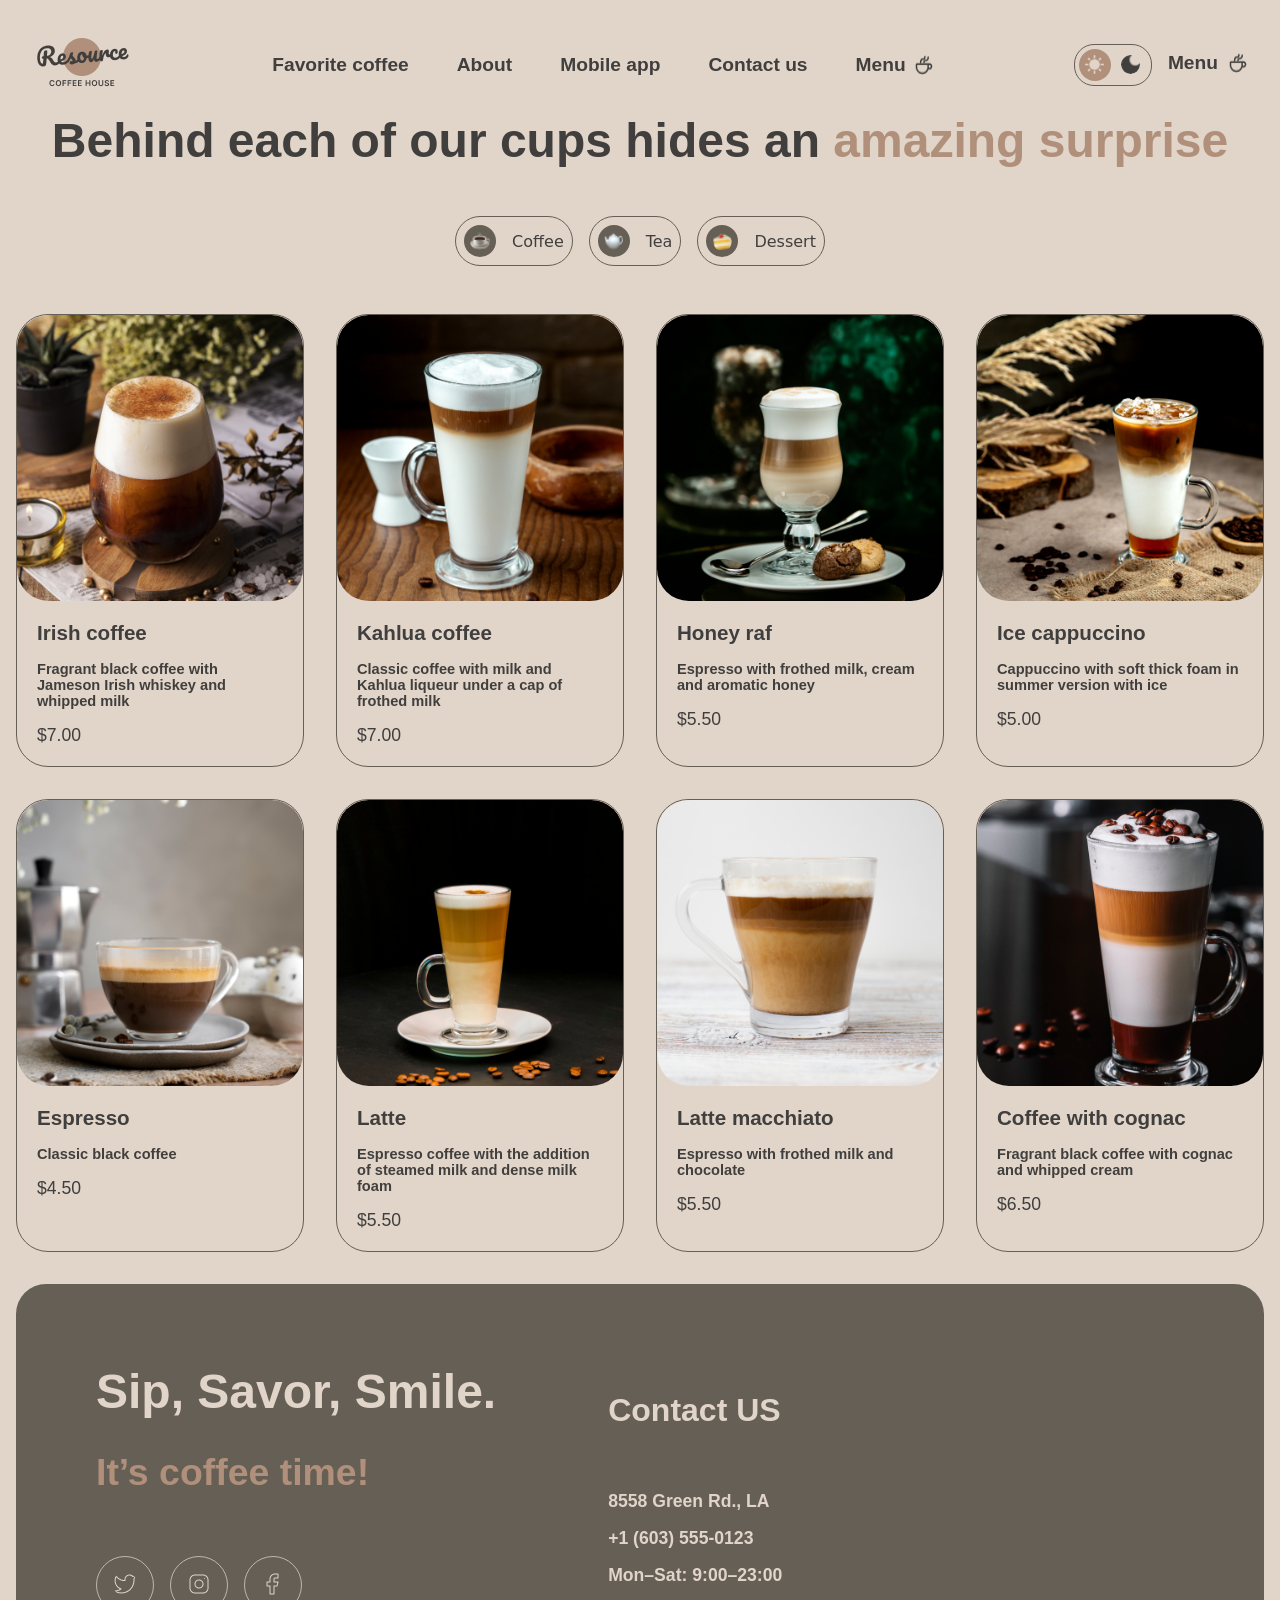
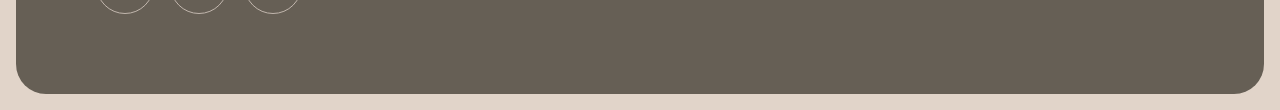
<file: catalog.html>
<!DOCTYPE html>
<html lang="en">

<head>
    <meta charset="UTF-8">
    <meta name="viewport" content="width=device-width, initial-scale=1.0">
    <link rel="icon" type="image/png" href="images/favicon.png">
    <link rel="stylesheet" href="style.css">
    <script src="script.js" defer></script>
    <title>Menu</title>
</head>

<body>
    <div class="container">
        <div id="page-content">
            <div id="header-placeholder"></div>
            <main id="main-catalog">
                <h1>Behind each of our cups hides an <span class="catalog-span">amazing surprise</span></h1>
                <nav>
                    <ul id="category-menu" class="ul-catalog">
                        <li>
                            <button class="btn-category category" id="coffee"">
                            <span class=" circle super-light">
                                <img src="images/tabs/coffee.png" alt="coffee">
                                </span>
                                Coffee
                            </button>
                        </li>
                        <li>
                            <button class="btn-category category" id="tea"">
                            <span class=" circle super-light">
                                <img src="images/tabs/tea.png" alt="tea">
                                </span>
                                Tea
                            </button>
                        </li>
                        <li>
                            <button class="btn-category category" id="dessert"">
                            <span class=" circle super-light">
                                <img src="images/tabs/dessert.png" alt="dessert">
                                </span>
                                Dessert
                            </button>
                        </li>
                    </ul>
                </nav>
                <section id="card-container" class="card-container"></section>
            </main>
            <div id="footer-placeholder"></div>
        </div>
        <dialog id="modal" class="modal">
    </div>
</body>

</html>
</file>
<file: style.css>
:root {
    color-scheme: light;

    --text-primary: rgba(64, 63, 61, 1);
    --text-inverse: rgba(225, 212, 201, 1);
    --text-accent: rgba(176, 144, 122, 1);

    --bg-page: rgba(225, 212, 201, 1);
    --bg-container: rgba(102, 95, 85, 1);
    --bg-overlay: rgba(64, 63, 61, 0.8);

    --border-primary: rgba(193, 182, 173, 1);
    --border-inverse: rgba(102, 95, 85, 1);

    --img-burger: url('images/menu/menu-lines-dark.png');
    --img-close: url('images/menu/menu-cross-dark.png');

    transition: background-color 0.3s, color 0.3s;
}

.dark-mode {
    color-scheme: dark;

    --text-primary: rgba(225, 212, 201, 1);
    --text-inverse: rgba(225, 212, 201, 1);
    --text-accent: rgba(176, 144, 122, 1);

    --bg-page: rgba(41, 40, 38, 1);
    --bg-container: rgba(64, 63, 61, 1);
    --bg-overlay: rgba(41, 40, 38, 0.8);

    --border-primary: rgba(102, 95, 85, 1);
    --border-inverse: rgba(193, 182, 173, 1);

    --img-burger: url('images/menu/menu-lines-light.png');
    --img-close: url('images/menu/menu-cross-light.png');
}

* {
    margin: 0;
    padding: 0;
    box-sizing: border-box;
}

html {
    box-sizing: border-box;
    font-size: 100%;
    padding: 1rem;
}

body {
    overflow-x: hidden;
    background-color: var(--bg-page);
    color: var(--text-primary);

    font-family: Arial, Helvetica, sans-serif;
    font-size: 1.1rem;

    display: grid;
    grid-template-columns: 1fr;
    gap: 25px;
}

body.lock,
body.modal-open {
    overflow: hidden;
}

body.lock {
    touch-action: none;
}

a {
    color: var(--text-primary);
    text-decoration: none;
}

a:hover {
    text-decoration: underline;
}

img {
    padding: 0;
    border-radius: 2rem;
}

.container {
    max-width: 1440px;
    min-width: 330px;
    width: 100%;
    margin: 0 auto;
}

.flex-row {
    display: flex;
    flex-wrap: wrap;
    gap: 1rem;
}

main {
    width: 100%;
    margin: 0 auto;
    color: var(--text-primary);

    display: flex;
    flex-direction: column;
    gap: 3rem;
}

header {
    grid-row: 2;

    position: relative;
    z-index: 10000;

    display: flex;
    justify-content: space-between;
    align-items: center;

    padding: 1rem;
    gap: clamp(10px, 2vw, 30px);
}

header a {
    color: var(--text-primary);
}

.nav-header {
    display: flex;
    align-items: center;
    gap: 1rem;
}

.control-header {
    display: flex;
    justify-content: space-between;
    align-items: center;
    gap: 1rem;
}

.ul-header,
.ul-catalog {
    width: 100%;

    list-style-type: none;

    display: flex;
    justify-content: center;
    gap: 1rem;

    font-size: 1.2rem;
    font-weight: bold;
}

.ul-header {
    color: var(--text-primary);
}

.ul-header a {
    display: flex;
    justify-content: center;
    flex-wrap: wrap;

    font-size: clamp(0.875rem, 1.5vw, 1.2rem);
    padding: 0.5rem 1rem;
}

.link-menu {
    display: flex;
    gap: 10px;

    color: var(--text-primary);
    font-weight: bold;
    font-size: 1.2rem;

    border-bottom: 3px solid transparent;

    transition: border-color 0.3s ease;
}

.link-menu:hover {
    text-decoration: none;
    border-bottom-color: var(--border-inverse);
}

.link-menu img {
    display: block;
}

.site-logo {
    content: url('images/logos/logo-light.png');
}

body.dark-mode .site-logo {
    content: url('images/logos/logo-dark.png');
}

.btn-burger {
    display: none;

    width: 1rem;
    height: 1rem;

    border-radius: 50%;
    border: 1px solid var(--border-inverse);

    cursor: pointer;
    z-index: 10001;

    background-color: var(--bg-page);

    justify-content: center;
    align-items: center;

    padding: 1.2rem;
}

.img {
    content: var(--img-burger);
}

.btn-burger.open .img {
    content: var(--img-close);
}

.burger-menu {
    display: flex;
    gap: 0.5rem;
}

.img-menu {
    content: url('images/caps/coffee-cup-light.png');
}

body.dark-mode .img-menu {
    content: url('images/caps/coffee-cup-dark.png');
}

.circle {
    width: 2rem;
    height: 2rem;

    border-radius: 50%;
    overflow: hidden;

    display: flex;
    justify-content: center;
    align-items: center;
}

.circle img {
    width: 60%;
    height: 60%;

    object-fit: cover;
    border-radius: 50%;
}

.btn-two .img-hover,
.slider-btn .img-hover,
.application .img-hover,
.network .img-hover {
    display: none;
}

.btn-two:hover .img-default,
.slider-btn:hover .img-default,
.application:hover .img-default,
.network:hover .img-default {
    display: none;
}

.btn-two:hover .img-hover,
.slider-btn:hover .img-hover,
.application:hover .img-hover,
.network:hover .img-hover {
    display: inline-block;
}

.theme-toggle .theme-switch-hover {
    display: none;
}

.theme-toggle:hover .theme-switch-default {
    display: none;
}

.theme-toggle:hover .theme-switch-hover {
    display: block;
}

button#theme-toggle,
.menu-page,
.app-button,
.google-play-button,
.network {
    background-color: var(--bg-container);
    border: none;
}

.hero-section {
    width: 100%;
    min-height: 31.25rem;

    padding: 5rem;

    background-image: url('images/img-hero.jpg');
    background-repeat: no-repeat;
    background-size: cover;
    background-position: center center;

    border-radius: 2rem;
}

.hero-section div {
    max-width: 50%;

    display: flex;
    flex-direction: column;
    gap: 2rem;

    transition: width 0.5s ease;
}

.hero-section h2,
.hero-section p,
footer li,
footer a,
footer .contact,
footer span {
    color: var(--text-inverse);
}

.hero-section h2 {
    font-size: 3rem;
}

.app-section {
    width: 100%;
    margin: 0 auto;

    display: flex;
    justify-content: space-between;
    align-items: center;

    gap: 50px;
}

.app-section>div {
    width: 50%;
}

.app-info {
    display: flex;
    flex-direction: column;
    justify-content: center;
    align-items: flex-start;

    gap: 1rem;
}

.app-info button {
    background: transparent;
    border: none;
    padding: 1rem;
}

.app-btn {
    display: flex;
    flex-wrap: nowrap;
    width: 100%;
    box-sizing: border-box;
}

.mobile {
    width: 100%;
    height: auto;
}

.app-text {
    display: flex;
    flex-direction: column;
    align-items: flex-start;
}

.text-top {
    font-size: 12px;
    color: var(--text-primary);
}

.application:hover .text-top {
    color: var(--text-inverse);
}

.text-bottom {
    font-weight: bold;
    font-size: 16px;
    color: var(--text-primary);
}

.application:hover .text-bottom {
    color: var(--text-inverse);
}

.slider-section span,
.hero-section span,
.about-section span,
.app-section h2 span,
footer h3,
.catalog-span {
    color: var(--text-accent);
}

.about-section,
.app-section {
    font-size: 2rem;
}

h1 {
    font-size: 3rem;
    text-align: center;
}

.gallery {
    display: grid;
    grid-template-columns: repeat(2, 1fr);
    gap: 2rem;
}

.gallery img,
.slider-track img {
    max-width: 100%;
    height: auto;
    object-fit: cover;
}

.picker {
    display: flex;
    gap: 0.75rem;

    font-family: system-ui, -apple-system, sans-serif;

    padding: 1rem;
}

.picker input[type="radio"] {
    display: none;
}

.picker label {
    display: inline-flex;
    align-items: center;
    justify-content: center;

    padding: 0.5rem;

    border-radius: 6.25rem;
    border: 1px solid var(--border-inverse);

    font-size: 1rem;
    font-weight: 500;

    color: var(--text-primary);
    background-color: var(--bg-page);

    cursor: pointer;
    user-select: none;

    gap: 0.5rem;

    transition: all 0.2s ease;
}

.picker label span {
    color: var(--text-inverse);
    background-color: var(--bg-container);
}

.picker label:hover {
    background-color: var(--bg-container);
    border-color: var(--bg-container);
    color: var(--text-inverse);
}

.picker label:hover span {
    background-color: var(--bg-page);
    color: var(--text-primary);
}

.picker input[type="radio"]:checked+label {
    background-color: var(--bg-container);
    border-color: var(--bg-container);
    color: var(--text-inverse);
}

.picker input[type="radio"]:checked+label span {
    background-color: var(--bg-page);
    color: var(--text-primary);
}


.total,
.btn-two,
.catalog {
    display: flex;
    justify-content: space-between;
    align-items: center;
}

.category {
    display: flex;
    justify-content: center;
    align-items: center;

    padding: 0.5rem;

    color: var(--text-primary);
    font-weight: bold;

    border-radius: 80%;
    gap: 0.5rem;
}

.btn-category {
    display: inline-flex;
    align-items: center;
    justify-content: center;

    border-radius: 3rem;
    border: 1px solid var(--border-inverse);

    font-family: system-ui, -apple-system, sans-serif;
    font-size: 1rem;
    font-weight: 500;

    color: var(--text-primary);
    background-color: transparent;

    gap: 1rem;
}

.btn-category:hover {
    background-color: var(--bg-container);
    color: var(--text-inverse);
}

.btn-category:hover .category {
    color: var(--text-inverse);
    text-decoration: none;
}

.btn-category:hover span {
    background-color: var(--bg-page);
}

.btn-two {
    display: inline-flex;

    padding: 0.25rem;

    font-family: system-ui, -apple-system, sans-serif;
    font-size: 1rem;
    font-weight: 500;

    color: var(--bg-container);
    background-color: transparent;

    border-radius: 1.25rem;
    border: 1px solid var(--border-inverse);

    gap: 0.25rem;

    box-sizing: border-box;
}

.btn-two:hover .dark,
.ul-catalog .btn-two:hover {
    background-color: var(--bg-container);
    color: var(--text-primary);
}

body.dark-mode .btn-two .light {
    background-color: var(--bg-page);
}

body.dark-mode .btn-two .dark {
    background-color: var(--text-accent);
}

body.dark-mode .btn-two:hover .light {
    background-color: var(--bg-container);
    color: var(--text-primary);
}

body.dark-mode .btn-two .dark .img-default {
    content: url('images/theme/Moon-light.png');
}

.ul-catalog .btn-two:hover a {
    color: var(--bg-page);
}

.ul-catalog .btn-two:hover .super-light {
    background-color: var(--bg-page);
    color: var(--text-inverse);
}

.light {
    background-color: var(--text-accent);
}

.super-light {
    background-color: var(--bg-container);
}

.section {
    display: grid;
    grid-template-columns: repeat(4, 1fr);
    gap: 2rem;
}

.section article {
    display: inline-block;

    border: 1px solid var(--border-inverse);
    border-radius: 2rem;

    overflow: hidden;
    cursor: pointer;

    transition:
        transform 0.3s ease,
        box-shadow 0.3s ease;
}

.section article:hover {
    transform: scale(0.9);
}

.section article .hidden {
    display: none !important;
}

.section .item {
    max-width: 100%;
    height: auto;

    padding: 1.25rem;

    color: var(--text-primary);

    display: flex;
    flex-direction: column;
    gap: 1rem;
}

.section img {
    width: 100%;
    object-fit: cover;
    display: block;
}

.slider-container {
    position: relative;
    width: fit-content;
    overflow: hidden;
}

.slider-container h2 {
    font-size: 3rem;
}

.slider-track {
    display: flex;
    width: 100%;

    transition: transform 0.3s ease-in-out;
}

.slider-item {
    flex: 0 0 100%;

    display: flex;
    flex-direction: column;
    justify-content: center;
    align-items: center;

    box-sizing: border-box;

    scroll-snap-align: start;

    font-weight: bold;

    gap: 1.25rem;

    border-radius: 0.5rem;
}

.slider-btn {
    width: 1rem;
    height: 1rem;

    position: absolute;
    top: 50%;

    transform: translateY(-50%);

    z-index: 2;

    padding: 2rem;

    border-radius: 50%;
    border: 1px solid var(--border-inverse);

    display: flex;
    justify-content: center;
    align-items: center;

    cursor: pointer;

    background-color: var(--bg-page);
}

.slider-btn:hover {
    background-color: var(--bg-container);
}

.slider-btn:hover+img {
    background-color: var(--bg-page);
}

.slider-prev {
    left: 2.25rem;
}

.slider-next {
    right: 2.25rem;
}

.slider-indicators {
    display: flex;
    justify-content: center;

    gap: 0.75rem;
    margin-top: 1rem;
}

.indicator {
    width: 2rem;
    height: 0.25rem;

    background-color: var(--border-primary);

    border-radius: 2px;

    cursor: pointer;

    transition: background-color 0.3s ease;
}

.indicator.active {
    background-color: var(--border-inverse);
}

body.dark-mode .slider-prev .img-default {
    content: url('images/pointers/Vector-prev-light.png');
}

body.dark-mode .slider-next .img-default {
    content: url('images/pointers/Vector-next-light.png');
}

body.dark-mode .app-button .img-default {
    content: url('images/icones/icon-app-light.png');
}

body.dark-mode .google-play-button .img-default {
    content: url('images/icones/icon-google-light.png');
}

.close-button {
    width: 100%;

    padding: 1rem 2rem;

    display: inline-flex;
    align-items: center;
    justify-content: center;

    gap: 0.75rem;

    font-family: system-ui, -apple-system, sans-serif;
    font-size: 1rem;
    font-weight: 500;

    color: var(--text-primary);
    background-color: transparent;

    border-radius: 6.25rem;
    border: 1px solid var(--border-inverse);

    box-sizing: border-box;
}

.close-button:hover {
    background-color: var(--bg-container);
    color: var(--text-inverse);
}

.network {
    width: 1.25rem;
    height: 1.25rem;

    padding: 1.75rem;

    border-radius: 50%;
    border: 1px solid var(--border-primary);

    display: flex;
    justify-content: center;
    align-items: center;
}

.network:hover {
    background-color: var(--bg-page);
}

body.dark-mode .twitter:hover a {
    content: url('images/network/twitter-light.png');
}

body.dark-mode .instagram:hover a {
    content: url('images/network/instagram-light.png');
}

body.dark-mode .facebook:hover a {
    content: url('images/network/facebook-light.png');
}

.menu-page {
    width: 9rem;

    padding: 0.75rem 1.75rem;

    display: inline-flex;
    align-items: center;
    justify-content: center;

    gap: 0.75rem;

    font-family: system-ui, -apple-system, sans-serif;
    font-size: 1rem;
    font-weight: 500;

    color: var(--text-primary);
    background-color: var(--bg-page);

    border-radius: 6.25rem;
    border: 1px solid var(--border-inverse);

    box-sizing: border-box;
}

.cap {
    display: none;

    width: 1.25rem;

    content: url('images/caps/coffee-cup-light.png');
}

body.dark-mode .cap {
    content: url('images/caps/coffee-cup-dark.png');
}

.menu-page:hover .cap {
    display: block;
}

.application {
    max-width: 100%;

    padding: 1rem;

    display: inline-flex;
    align-items: center;
    justify-content: center;

    gap: 1rem;

    font-family: system-ui, -apple-system, sans-serif;
    font-size: 1rem;

    color: var(--bg-container);
    background-color: var(--bg-page);

    border: 1px solid var(--border-inverse);
    border-radius: 2rem;

    box-sizing: border-box;
    white-space: nowrap;
}

.application:hover {
    background-color: var(--bg-container);
}

footer {
    grid-row: 2;

    position: relative;
    z-index: 10;

    display: flex;
    flex-wrap: wrap;
    justify-content: flex-start;
    align-items: center;

    gap: 1rem;

    padding: 2rem;

    background-color: var(--bg-container);

    border-radius: 30px;

    margin-top: 2rem;
}

.footer {
    padding: 3rem;

    display: flex;
    flex-direction: column;

    gap: 2rem;
}

.footer-network {
    font-size: 2rem;
}

.footer-contacts a {
    color: var(--text-primary);
}

.ul-footer-contacts {
    padding-top: 30px;

    list-style-type: none;

    display: flex;
    flex-direction: column;

    gap: 1rem;

    font-size: 1.1rem;
    font-weight: bold;
}

.ul-footer-networks {
    padding-top: 30px;

    list-style-type: none;

    display: flex;

    gap: 1rem;

    font-size: 1.2rem;
    font-weight: bold;
}

.contact {
    font-size: 2rem;
}

.refresh {
    display: none;
}

.refresh img {
    width: 20px;
    height: 20px;
    display: flex;
}

.modal {
    position: fixed;

    top: 0;
    left: 0;

    width: 100vw;
    height: 100vh;

    padding: 2rem;

    background-color: var(--bg-overlay);

    display: flex;
    justify-content: center;
    align-items: center;

    z-index: 100;
}

.modal-overlay {
    max-width: 900px;
    height: auto;

    padding: 2rem;

    display: flex;
    justify-content: space-between;

    gap: 2rem;

    background-color: var(--bg-page);

    border-radius: 3rem;
}

.modal-info {
    width: 80%;

    display: flex;
    flex-direction: column;

    gap: 4rem;

    box-sizing: border-box;
}

dialog {
    max-width: 100vw;
    max-height: 100vh;

    overflow-y: auto;

    box-sizing: border-box;
}

dialog * {
    overflow-wrap: break-word;
}

@media (max-width: 768px) {

    .btn-burger {
        display: flex;
    }

    .nav-header {
        display: none;

        position: fixed;

        top: 100%;
        left: 0;

        width: 100%;

        padding: 2rem;
    }

    .nav-header.open {
        display: flex;

        position: fixed;

        top: 6rem;
        left: 0;

        width: 100%;
        height: 100vh;

        background-color: var(--bg-page);

        justify-content: space-between;

        z-index: 10002;
    }

    .nav-header.open ul {
        display: flex;
        flex-direction: column;
    }

    .link-menu {
        display: none !important;
    }

    .hero-section div {
        max-width: 90%;
    }

    .app-section {
        flex-wrap: wrap;
    }

    .app-section>div {
        width: 100%;
    }

    .app-btn {
        flex-wrap: wrap;
    }

    .gallery {
        grid-template-columns: 1fr;
        gap: 2rem;
    }

    .picker {
        flex-wrap: wrap;
    }

    .section {
        grid-template-columns: repeat(2, 1fr);
        gap: 2rem;
    }

    .app-section {
        gap: 30px;
    }

    .modal-info,
    .modal-overlay {
        flex-wrap: wrap;
    }

    .modal-info {
        width: 100%;
    }

    .button-container {
        display: flex;
        justify-content: center;
    }

    .refresh {
        width: 1rem;
        height: 1rem;

        position: relative;

        border-radius: 50%;
        border: 1px solid var(--border-inverse);

        display: flex;
        justify-content: center;
        align-items: center;

        padding: 2rem;

        cursor: pointer;

        background-color: var(--bg-page);
    }

    .refresh:hover {
        background-color: var(--bg-container);
    }

    .refresh .img-hover {
        display: none;
    }

    .refresh:hover .img-default {
        content: url('images/refresh-light.png');
    }

    body.dark-mode .refresh .img-default {
        content: url('images/refresh-light.png');
    }

    body.dark-mode .refresh:hover .img-default {
        content: url('images/refresh-light.png');
    }
}

@media (max-width: 380px) {

    .section {
        grid-template-columns: 1fr;
    }
}
</file>
